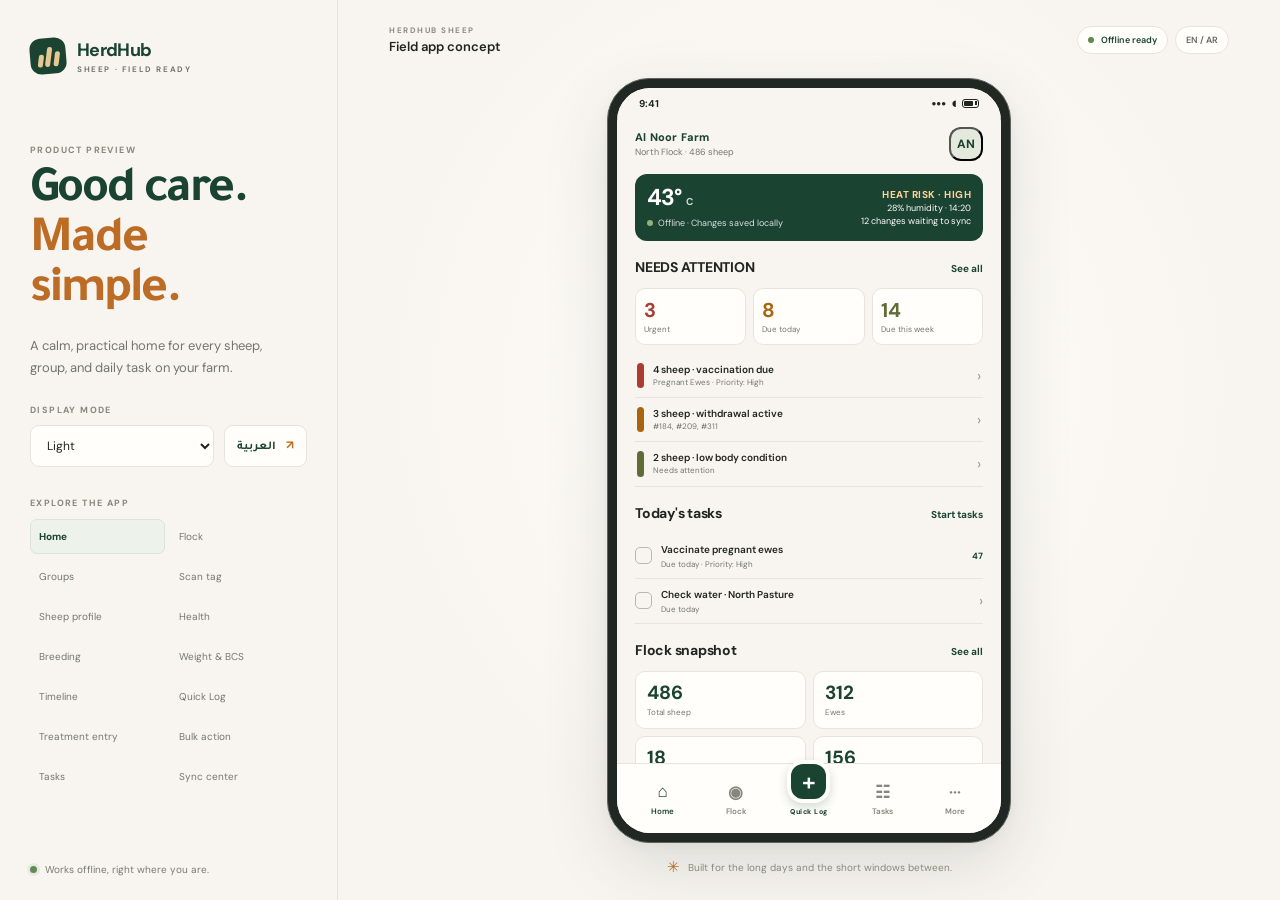
<file: index.html>
<!doctype html>
<html lang="en">
  <head>
    <meta charset="utf-8">
    <meta name="viewport" content="width=device-width, initial-scale=1">
    <meta name="theme-color" content="#f8f5f0">
    <meta name="description" content="HerdHub Sheep — calm, practical flock care for every day in the field.">
    <title>HerdHub Sheep — Field-ready flock care</title>
    <link rel="preconnect" href="https://fonts.googleapis.com">
    <link rel="preconnect" href="https://fonts.gstatic.com" crossorigin>
    <link href="https://fonts.googleapis.com/css2?family=DM+Sans:wght@400;500;600;700&family=Tajawal:wght@400;500;600;700;800&display=swap" rel="stylesheet">
    <link rel="stylesheet" href="styles.css">
  </head>
  <body>
    <div class="prototype">
      <aside class="showcase">
        <a class="brand" href="#" aria-label="HerdHub Sheep home">
          <span class="brand-mark"><span></span><span></span><span></span></span>
          <span><strong>HerdHub</strong><small>SHEEP · FIELD READY</small></span>
        </a>
        <p class="showcase-label">PRODUCT PREVIEW</p>
        <h1>Good care.<br><em>Made simple.</em></h1>
        <p class="showcase-copy">A calm, practical home for every sheep, group, and daily task on your farm.</p>
        <div class="showcase-controls">
          <label class="control-label" for="mode-select">DISPLAY MODE</label>
          <select id="mode-select" aria-label="Display mode">
            <option value="light">Light</option>
            <option value="dark">Dark</option>
            <option value="sun">Sun mode</option>
            <option value="field">Field mode</option>
          </select>
          <button class="locale-button" id="locale-toggle" type="button">العربية <span>↗</span></button>
        </div>
        <div class="screen-index">
          <p class="control-label">EXPLORE THE APP</p>
          <div class="screen-links" id="screen-links"></div>
        </div>
        <div class="showcase-foot"><span class="foot-dot"></span> Works offline, right where you are.</div>
      </aside>

      <main class="stage">
        <div class="stage-top">
          <div><span class="stage-eyebrow">HERDHUB SHEEP</span><span class="stage-title">Field app concept</span></div>
          <div class="stage-badges"><span class="badge badge-offline"><i></i> Offline ready</span><span class="badge">EN / AR</span></div>
        </div>
        <div class="device-wrap">
          <div class="device">
            <div class="phone-screen" id="phone-screen">
              <div class="status-bar"><span>9:41</span><span class="status-icons"><span>●●●</span><span>◖</span><span class="battery"><i></i></span></span></div>
              <div id="app-view"></div>
              <nav class="bottom-nav" id="bottom-nav" aria-label="Main navigation"></nav>
            </div>
          </div>
          <div class="stage-caption"><span class="caption-spark">✳</span><span>Built for the long days and the short windows between.</span></div>
        </div>
      </main>
    </div>
    <div class="toast" id="toast" role="status" aria-live="polite"></div>
    <script src="app.js"></script>
  </body>
</html>
</file>
<file: styles.css>
:root {
  color-scheme: light;
  --forest: #1b4332;
  --forest-2: #2d5a42;
  --olive: #606c38;
  --terracotta: #bc6c25;
  --cream: #f8f5f0;
  --surface: #fffefa;
  --surface-2: #f2eee7;
  --ink: #20251f;
  --muted: #73776e;
  --line: #e8e4dc;
  --green-soft: #e8f0e8;
  --amber: #a76510;
  --amber-soft: #fbf0db;
  --red: #aa3d31;
  --red-soft: #f9e9e5;
  --purple: #72518a;
  --purple-soft: #f0eaf5;
  --orange-soft: #f8eade;
  --shadow: 0 22px 65px #25382d21, 0 4px 12px #25382d0a;
  font-family: "DM Sans", "Tajawal", sans-serif;
}

* { box-sizing: border-box; }
body { margin: 0; min-width: 320px; color: var(--ink); background: var(--cream); }
button, select { font: inherit; }
button { cursor: pointer; }
.prototype { min-height: 100vh; display: grid; grid-template-columns: minmax(265px, 338px) 1fr; }
.showcase { padding: 38px 30px 24px; display: flex; flex-direction: column; border-right: 1px solid #e8e4dc; min-height: 100vh; }
.brand { display: flex; align-items: center; gap: 11px; color: var(--forest); text-decoration: none; width: fit-content; }
.brand-mark { width: 36px; height: 36px; display: flex; gap: 3px; align-items: end; justify-content: center; padding: 7px; background: var(--forest); border-radius: 11px; transform: rotate(-5deg); }
.brand-mark span { display: block; width: 5px; background: #e6c892; border-radius: 5px; transform: rotate(12deg); }
.brand-mark span:nth-child(1) { height: 13px; }.brand-mark span:nth-child(2) { height: 20px; }.brand-mark span:nth-child(3) { height: 15px; }
.brand strong { display: block; font-size: 18px; letter-spacing: -.7px; }.brand small { display: block; margin-top: 2px; color: var(--muted); font-size: 8px; font-weight: 700; letter-spacing: 1.6px; }
.showcase-label,.control-label { color: #85877d; font-size: 9px; font-weight: 700; letter-spacing: 1.4px; }
.showcase-label { margin: 70px 0 12px; }
.showcase h1 { color: var(--forest); margin: 0; font-family: "Tajawal","DM Sans",sans-serif; font-size: clamp(38px, 4vw, 53px); line-height: .98; letter-spacing: -2px; }
.showcase h1 em { color: var(--terracotta); font-style: normal; }
.showcase-copy { max-width: 260px; color: #72766e; font-size: 13px; line-height: 1.7; margin: 16px 0 25px; }
.showcase-controls { display: grid; grid-template-columns: 1fr auto; gap: 8px 10px; align-items: end; }
.control-label { grid-column: 1/-1; margin: 0 0 1px; }
.showcase select,.locale-button { height: 42px; border: 1px solid var(--line); border-radius: 9px; background: #fffefa; color: var(--ink); padding: 0 12px; font-size: 12px; }
.showcase select { width: 100%; }.locale-button { color: var(--forest); font-weight: 700; }
.locale-button span { margin-left: 7px; color: var(--terracotta); }
.screen-index { margin-top: 30px; min-height: 0; }
.screen-index .control-label { margin-bottom: 10px; }
.screen-links { display: grid; grid-template-columns: 1fr 1fr; gap: 5px; max-height: 266px; overflow: auto; padding-right: 3px; }
.screen-link { padding: 8px 8px; min-height: 35px; text-align: left; border: 1px solid transparent; border-radius: 7px; color: #74776f; background: transparent; font-size: 10px; }
.screen-link:hover { background: #fffefa; color: var(--forest); }.screen-link.active { color: var(--forest); border-color: #dbe4d9; background: #edf2ea; font-weight: 700; }
.showcase-foot { margin-top: auto; padding-top: 24px; display: flex; align-items: center; gap: 8px; color: #777a71; font-size: 10px; }
.foot-dot { width: 7px; height: 7px; border-radius: 50%; background: #658956; box-shadow: 0 0 0 3px #e5ecdf; }
.stage { min-width: 0; padding: 25px 4vw 18px; display: flex; flex-direction: column; align-items: center; background: radial-gradient(ellipse at 50% 43%, #fffefa 0, #f8f5f0 64%); }
.stage-top { width: min(100%, 850px); display: flex; justify-content: space-between; align-items: center; }
.stage-eyebrow { display: block; color: #8a8c83; font-size: 8px; font-weight: 700; letter-spacing: 1.5px; }.stage-title { display: block; margin-top: 3px; font-size: 13px; font-weight: 600; }
.stage-badges { display: flex; gap: 7px; }.badge { padding: 7px 10px; border: 1px solid var(--line); border-radius: 99px; background: #fffefa; color: #63675e; font-size: 9px; font-weight: 600; }.badge-offline { color: var(--forest); }.badge i { display: inline-block; width: 6px; height: 6px; margin-right: 5px; border-radius: 50%; background: #638550; }
.device-wrap { margin: auto; display: flex; flex-direction: column; align-items: center; padding: 18px 0 0; }
.device { width: 404px; height: min(796px, calc(100vh - 135px)); min-height: 640px; padding: 9px; background: #212722; border: 1px solid #5f625d; border-radius: 42px; box-shadow: var(--shadow); }
.phone-screen { position: relative; height: 100%; overflow: hidden; display: flex; flex-direction: column; border-radius: 33px; background: var(--cream); }
.status-bar { flex: 0 0 30px; display: flex; align-items: center; justify-content: space-between; padding: 0 22px; background: var(--cream); font-size: 10px; font-weight: 700; z-index: 3; }
.status-icons { display: flex; align-items: center; gap: 6px; font-size: 8px; }.battery { width: 17px; height: 9px; padding: 1px; border: 1px solid currentColor; border-radius: 3px; display: inline-flex; }.battery:after { content: ""; width: 2px; height: 4px; margin-left: 2px; background: currentColor; }.battery i { width: 70%; background: currentColor; border-radius: 1px; }
#app-view { flex: 1; overflow: auto; scrollbar-width: none; padding-bottom: 12px; }.phone-screen:has(.bottom-nav.hidden) #app-view { padding-bottom: 10px; }#app-view::-webkit-scrollbar { display: none; }
.bottom-nav { position: relative; flex: 0 0 70px; z-index: 4; display: grid; grid-template-columns: repeat(5,1fr); align-items: end; padding: 4px 9px 8px; border-top: 1px solid var(--line); background: var(--surface); }
.bottom-nav.hidden { display: none; }
.nav-item { min-width: 0; height: 51px; border: 0; background: none; display: flex; flex-direction: column; align-items: center; justify-content: center; gap: 4px; color: #85877e; font-size: 8px; font-weight: 600; }
.nav-item .nav-glyph { font-size: 17px; line-height: 19px; }.nav-item.active { color: var(--forest); }.nav-item.active .nav-glyph { transform: translateY(-1px); }
.nav-item.quick-nav { color: white; }.nav-item.quick-nav .nav-glyph { width: 43px; height: 43px; margin-top: -23px; display: grid; place-items: center; border: 4px solid var(--surface); border-radius: 16px; background: var(--forest); box-shadow: 0 4px 10px #1b433230; font-size: 24px; }
.nav-item.quick-nav span:last-child { color: var(--forest); font-size: 7px; font-weight: 800; letter-spacing: .5px; }
.stage-caption { display: flex; align-items: center; gap: 8px; margin-top: 14px; color: #878980; font-size: 10px; }.caption-spark { color: var(--terracotta); font-size: 15px; }

/* Mobile product surfaces */
.app-pad { padding: 7px 18px 18px; }.app-header { display: flex; justify-content: space-between; align-items: center; margin: 2px 0 13px; }
.farm-name { color: var(--forest); font-size: 11px; font-weight: 800; letter-spacing: .2px; }.header-meta { color: var(--muted); font-size: 9px; margin-top: 2px; }
.avatar { width: 34px; height: 34px; display: grid; place-items: center; border-radius: 12px; color: var(--forest); background: #e3e9dc; font-weight: 800; font-size: 12px; }
.weather-banner { display: flex; align-items: center; justify-content: space-between; gap: 8px; margin: 4px 0 16px; padding: 12px; border-radius: 12px; background: var(--forest); color: white; }
.weather-number { font-size: 23px; font-weight: 700; line-height: 1; letter-spacing: -.8px; }.weather-unit { font-size: 10px; opacity: .8; }.weather-risk { text-align: right; font-size: 9px; line-height: 1.5; }.weather-risk strong { display: block; font-size: 10px; color: #ffd497; letter-spacing: .5px; }
.offline-line { display: flex; justify-content: space-between; align-items: center; margin-top: 8px; font-size: 9px; opacity: .84; }.offline-line span:first-child:before { content: ""; display: inline-block; width: 6px; height: 6px; margin-right: 5px; background: #a6c889; border-radius: 50%; }
.section-head { display: flex; justify-content: space-between; align-items: baseline; margin: 17px 0 9px; }.section-head h2 { margin: 0; color: var(--ink); font-size: 14px; letter-spacing: -.25px; }.section-head button,.text-action { padding: 4px 0; color: var(--forest); background: none; border: 0; font-size: 10px; font-weight: 700; }
.attention-strip { display: grid; grid-template-columns: repeat(3,1fr); gap: 7px; margin-bottom: 9px; }.attention-count { padding: 10px 8px; border: 1px solid var(--line); border-radius: 10px; background: var(--surface); }.attention-count strong { display: block; font-size: 20px; line-height: 1.1; }.attention-count span { display: block; margin-top: 3px; color: var(--muted); font-size: 8px; }.attention-count.urgent strong { color: var(--red); }.attention-count.due strong { color: var(--amber); }.attention-count.week strong { color: var(--olive); }
.alert-row { display: flex; align-items: center; gap: 9px; padding: 9px 2px; border-bottom: 1px solid var(--line); cursor: pointer; }.alert-marker { width: 7px; align-self: stretch; min-height: 25px; border-radius: 9px; background: var(--amber); }.alert-marker.red { background: var(--red); }.alert-marker.olive { background: var(--olive); }
.alert-copy { flex: 1; font-size: 10px; font-weight: 600; line-height: 1.4; }.alert-copy small { display: block; color: var(--muted); font-size: 8px; font-weight: 400; }.chevron { color: #98998f; font-size: 15px; }
.task-row { display: flex; align-items: center; gap: 9px; padding: 9px 0; border-bottom: 1px solid var(--line); }.task-check { width: 17px; height: 17px; border: 1.5px solid #b6b8ae; border-radius: 5px; flex: 0 0 auto; }.task-name { flex: 1; font-size: 10px; font-weight: 600; }.task-name small { display: block; margin-top: 3px; color: var(--muted); font-size: 8px; font-weight: 400; }.task-qty { color: var(--forest); font-size: 9px; font-weight: 700; }
.section-title { margin: 3px 0 13px; font-size: 22px; letter-spacing: -.7px; line-height: 1.15; }.section-subtitle { margin: -7px 0 15px; color: var(--muted); font-size: 10px; }
.page-heading { display: flex; justify-content: space-between; align-items: flex-start; margin: 2px 0 12px; }.page-heading .section-title { margin: 0; }.heading-count { color: var(--muted); font-size: 10px; margin-top: 4px; }
.button { min-height: 42px; border: 1px solid transparent; border-radius: 10px; padding: 0 13px; background: var(--forest); color: white; font-size: 10px; font-weight: 700; }.button.small { min-height: 34px; border-radius: 8px; padding: 0 10px; font-size: 9px; }.button.secondary { color: var(--forest); border-color: #cdd8cd; background: var(--surface); }.button.ghost { color: var(--forest); border-color: transparent; background: transparent; }.button.danger { background: var(--red); }.button.full { width: 100%; }.button:active,.nav-item:active { transform: scale(.98); }
.icon-button { width: 38px; min-height: 38px; border: 1px solid var(--line); border-radius: 10px; color: var(--forest); background: var(--surface); font-size: 16px; }
.header-actions { display: flex; align-items: center; gap: 7px; }.search-box { height: 42px; display: flex; align-items: center; gap: 8px; padding: 0 12px; border: 1px solid var(--line); border-radius: 10px; background: var(--surface); color: var(--muted); font-size: 10px; }.search-box input { min-width: 0; flex: 1; outline: 0; border: 0; color: var(--ink); background: transparent; font: inherit; }
.filter-row { display: flex; gap: 6px; overflow: auto; padding: 10px 0 4px; scrollbar-width: none; }.filter-chip { flex: 0 0 auto; min-height: 29px; padding: 0 10px; border: 1px solid var(--line); border-radius: 99px; color: #62665e; background: var(--surface); font-size: 8px; font-weight: 600; }.filter-chip.selected { color: white; border-color: var(--forest); background: var(--forest); }
.saved-views { display: grid; grid-template-columns: repeat(2,1fr); gap: 7px; margin: 7px 0 13px; }.saved-view { display: flex; align-items: center; gap: 7px; min-height: 39px; padding: 0 9px; border: 1px solid var(--line); border-radius: 9px; color: var(--ink); background: var(--surface); text-align: left; font-size: 8px; font-weight: 600; }.saved-icon { color: var(--olive); font-size: 12px; }
.sheep-card,.group-card,.task-card,.treatment-card,.content-card { padding: 12px; margin-bottom: 8px; border: 1px solid var(--line); border-radius: 12px; background: var(--surface); }
.sheep-card { display: grid; grid-template-columns: 42px 1fr auto; gap: 9px; align-items: start; }.sheep-avatar { width: 42px; height: 42px; display: grid; place-items: center; border-radius: 12px; background: #e9eadf; font-size: 22px; }.sheep-info strong,.group-info strong { display: block; font-size: 11px; }.sheep-info small,.group-info small { display: block; margin-top: 3px; color: var(--muted); font-size: 8px; }.sheep-next { grid-column: 2/4; margin-top: 3px; color: var(--muted); font-size: 8px; }.sheep-next b { color: var(--ink); font-weight: 600; }.status-pill { display: inline-flex; align-items: center; min-height: 20px; padding: 0 7px; border-radius: 99px; white-space: nowrap; background: var(--amber-soft); color: var(--amber); font-size: 7px; font-weight: 700; }.status-pill.good { background: var(--green-soft); color: var(--forest); }.status-pill.urgent { background: var(--red-soft); color: var(--red); }.status-pill.purple { background: var(--purple-soft); color: var(--purple); }.status-pill.withdrawal { background: var(--orange-soft); color: #99521f; }
.group-card { display: flex; align-items: center; gap: 10px; cursor: pointer; }.group-icon { width: 39px; height: 39px; display: grid; place-items: center; flex: 0 0 auto; border-radius: 11px; background: #edf0e6; color: var(--olive); font-size: 16px; }.group-info { min-width: 0; flex: 1; }.group-info small { line-height: 1.4; }.group-count { color: var(--forest); text-align: right; font-size: 16px; font-weight: 700; }.group-count small { display: block; color: var(--muted); font-size: 7px; font-weight: 500; }
.quick-actions { display: grid; grid-template-columns: repeat(2,1fr); gap: 8px; }.action-tile { min-height: 57px; display: flex; align-items: center; gap: 9px; padding: 9px; border: 1px solid var(--line); border-radius: 10px; background: var(--surface); color: var(--ink); text-align: left; font-size: 9px; font-weight: 700; }.action-glyph { width: 29px; height: 29px; display: grid; place-items: center; border-radius: 9px; color: var(--forest); background: var(--green-soft); font-size: 15px; }.action-tile small { display: block; margin-top: 3px; color: var(--muted); font-size: 7px; font-weight: 400; }
.metric-grid { display: grid; grid-template-columns: repeat(2,1fr); gap: 7px; }.metric-tile { padding: 11px; border: 1px solid var(--line); border-radius: 10px; background: var(--surface); }.metric-tile strong { display: block; color: var(--forest); font-size: 19px; line-height: 1.1; }.metric-tile span { display: block; color: var(--muted); font-size: 8px; margin-top: 4px; }
.heat-card { padding: 13px; border: 1px solid #ead5b4; border-radius: 12px; background: #fff7e9; }.heat-top { display: flex; justify-content: space-between; align-items: center; }.heat-top strong { color: #8f4c18; font-size: 10px; letter-spacing: .6px; }.heat-temp { color: #8f4c18; font-size: 23px; font-weight: 700; }.heat-factors { display: flex; gap: 6px; margin: 10px 0; }.heat-factor { flex: 1; padding: 7px; border-radius: 8px; background: #fffefa; color: #66685f; font-size: 7px; }.heat-factor b { display: block; margin-top: 3px; color: #9c581b; font-size: 8px; }.recommend { padding: 8px 0 0; color: #56594f; font-size: 8px; line-height: 1.6; }.recommend b { color: var(--ink); }
.profile-hero { margin: -1px -18px 0; padding: 4px 18px 14px; background: var(--surface); border-bottom: 1px solid var(--line); }.profile-cover { height: 112px; display: grid; place-items: center; position: relative; overflow: hidden; border-radius: 13px; background: linear-gradient(135deg,#d6dfcf,#eee4ce); font-size: 58px; }.profile-cover:after { content: ""; position: absolute; inset: 50% 0 0; background: linear-gradient(transparent,#29372b2e); }.profile-meta { display: flex; align-items: center; justify-content: space-between; margin-top: 10px; }.profile-meta h2 { margin: 0; font-size: 21px; letter-spacing: -.5px; }.profile-meta p { margin: 3px 0 0; color: var(--muted); font-size: 9px; }.profile-bcs { color: var(--forest); text-align: center; font-weight: 700; font-size: 16px; }.profile-bcs small { display: block; color: var(--muted); font-size: 7px; font-weight: 500; }
.profile-actions { display: grid; grid-template-columns: 1fr 1fr; gap: 7px; margin-top: 11px; }.tabs { display: flex; gap: 17px; overflow: auto; margin: 0 -18px 12px; padding: 0 18px; border-bottom: 1px solid var(--line); scrollbar-width: none; }.tab { position: relative; flex: 0 0 auto; min-height: 39px; padding: 0; border: 0; color: var(--muted); background: none; font-size: 9px; font-weight: 600; }.tab.active { color: var(--forest); }.tab.active:after { content: ""; position: absolute; height: 2px; right: 0; bottom: -1px; left: 0; border-radius: 3px; background: var(--forest); }
.detail-list { display: grid; grid-template-columns: 1fr 1fr; gap: 8px 10px; }.detail-item { padding-bottom: 8px; border-bottom: 1px solid var(--line); }.detail-item span { display: block; color: var(--muted); font-size: 8px; }.detail-item strong { display: block; margin-top: 4px; font-size: 10px; }
.routine-row { display: grid; grid-template-columns: 1fr auto; align-items: center; gap: 7px; padding: 11px 0; border-bottom: 1px solid var(--line); }.routine-row strong { font-size: 10px; }.routine-row small { display: block; margin-top: 4px; color: var(--muted); font-size: 8px; }.routine-date { color: var(--forest); text-align: right; font-size: 8px; font-weight: 700; }.routine-date small { color: var(--muted); font-weight: 400; }
.withdrawal-box { padding: 12px; border: 1px solid #e5bca1; border-radius: 11px; background: #fff5ed; }.withdrawal-box .eyebrow { color: #965321; font-size: 8px; font-weight: 800; letter-spacing: .8px; }.withdrawal-box h3 { margin: 6px 0; font-size: 13px; }.withdrawal-count { display: flex; align-items: center; justify-content: space-between; padding: 10px 0; border-top: 1px solid #ead7c8; border-bottom: 1px solid #ead7c8; }.withdrawal-count strong { color: #9a4c22; font-size: 22px; }.withdrawal-count span { color: #8e5e3b; font-size: 8px; }.sale-warning { margin-top: 9px; color: #923e2c; font-size: 9px; font-weight: 800; letter-spacing: .2px; }
.chart { height: 112px; margin: 8px 0 4px; padding: 10px 6px 18px; position: relative; border-bottom: 1px solid var(--line); }.chart svg { width: 100%; height: 100%; overflow: visible; }.chart-labels { display: flex; justify-content: space-between; margin-top: 4px; color: var(--muted); font-size: 7px; }
.timeline { border-left: 1px solid #d9dfd4; margin: 6px 0 0 5px; padding-left: 14px; }.timeline-event { position: relative; padding: 0 0 15px; }.timeline-event:before { content: ""; position: absolute; width: 8px; height: 8px; top: 3px; left: -19px; border: 2px solid var(--cream); border-radius: 50%; background: var(--olive); box-shadow: 0 0 0 1px #d9dfd4; }.timeline-event time { color: var(--muted); font-size: 8px; }.timeline-event strong { display: block; margin-top: 3px; font-size: 10px; }.timeline-event p { margin: 3px 0 0; color: var(--muted); font-size: 8px; line-height: 1.5; }
.scanner-area { height: 285px; position: relative; display: grid; place-items: center; overflow: hidden; border-radius: 16px; color: white; background: #22352b; }.scanner-area:before,.scanner-area:after { content: ""; position: absolute; width: 180px; height: 180px; border: 2px solid #d6e3cc; }.scanner-area:before { border-right-color: transparent; border-bottom-color: transparent; border-radius: 17px 0 0; transform: translate(-28px,-22px); }.scanner-area:after { border-left-color: transparent; border-top-color: transparent; border-radius: 0 0 17px; transform: translate(28px,22px); }.scan-line { position: absolute; width: 72%; height: 1px; background: #c8ddad; box-shadow: 0 0 10px #e6f8c8; }.scanner-center { z-index: 1; text-align: center; color: #e6e8dd; font-size: 10px; }.scanner-center span { display: block; margin-bottom: 10px; font-size: 30px; }.scan-result { display: flex; align-items: center; gap: 11px; padding: 12px; margin: 10px 0; border: 1px solid var(--line); border-radius: 11px; background: var(--surface); }.scan-result .sheep-avatar { width: 43px; height: 43px; }.scan-result-info { flex: 1; }.scan-result-info strong { font-size: 12px; }.scan-result-info small { display: block; margin-top: 4px; color: var(--muted); font-size: 8px; }
.task-card { padding: 13px; }.task-card-top { display: flex; justify-content: space-between; gap: 6px; }.task-card h3 { margin: 0; font-size: 11px; }.task-card p { margin: 5px 0 10px; color: var(--muted); font-size: 8px; }.task-card-footer { display: flex; justify-content: space-between; align-items: center; }.priority { color: var(--red); font-size: 8px; font-weight: 700; }
.sync-summary { padding: 15px; text-align: center; border-radius: 13px; color: white; background: var(--forest); }.sync-summary .sync-glyph { font-size: 27px; }.sync-summary strong { display: block; margin: 5px 0; font-size: 13px; }.sync-summary span { font-size: 8px; opacity: .8; }.sync-item { display: grid; grid-template-columns: 25px 1fr auto; align-items: center; gap: 8px; padding: 11px 0; border-bottom: 1px solid var(--line); }.sync-item .sync-icon { font-size: 13px; }.sync-item strong { display: block; font-size: 9px; }.sync-item small { display: block; margin-top: 3px; color: var(--muted); font-size: 7px; }.sync-state { font-size: 8px; font-weight: 700; color: var(--olive); }
.calendar-switch { display: inline-flex; padding: 3px; border: 1px solid var(--line); border-radius: 8px; background: var(--surface); }.calendar-switch button { min-height: 26px; padding: 0 9px; border: 0; border-radius: 6px; color: var(--muted); background: transparent; font-size: 8px; }.calendar-switch button.active { color: white; background: var(--forest); }
.eid-countdown { padding: 12px; margin: 5px 0 10px; border-radius: 11px; background: #f2ecdf; color: #765a2a; font-size: 10px; }.eid-countdown strong { font-size: 17px; }
.settings-row { display: flex; align-items: center; gap: 10px; min-height: 49px; padding: 7px 0; border-bottom: 1px solid var(--line); }.settings-glyph { width: 31px; height: 31px; display: grid; place-items: center; border-radius: 9px; color: var(--forest); background: var(--green-soft); font-size: 13px; }.settings-row strong { flex: 1; font-size: 10px; }.settings-row .chevron { font-size: 14px; }
.form-field { margin: 12px 0; }.form-field label { display: block; margin-bottom: 6px; color: #65695f; font-size: 8px; font-weight: 700; }.form-field input,.form-field select { width: 100%; height: 40px; padding: 0 10px; border: 1px solid var(--line); border-radius: 9px; outline-color: #99ae91; color: var(--ink); background: var(--surface); font-size: 10px; }.form-two { display: grid; grid-template-columns: 1fr 1fr; gap: 9px; }.notice { display: flex; gap: 8px; padding: 10px; border-radius: 9px; color: var(--forest); background: var(--green-soft); font-size: 8px; line-height: 1.5; }.notice.warn { color: #875016; background: var(--amber-soft); }
.confirmation { min-height: 215px; display: flex; flex-direction: column; align-items: center; justify-content: center; text-align: center; }.confirmation .confirm-mark { width: 53px; height: 53px; display: grid; place-items: center; margin-bottom: 11px; border-radius: 50%; color: var(--forest); background: var(--green-soft); font-size: 24px; }.confirmation h2 { margin: 0; font-size: 19px; }.confirmation p { margin: 6px 0 15px; color: var(--muted); font-size: 9px; }
.bottom-sheet-backdrop { position: absolute; inset: 0; z-index: 8; display: flex; align-items: end; background: #10181270; }.bottom-sheet { max-height: 89%; width: 100%; overflow: auto; padding: 12px 18px 25px; border-radius: 21px 21px 0 0; background: var(--surface); box-shadow: 0 -8px 30px #0002; }.sheet-handle { width: 34px; height: 4px; margin: 0 auto 13px; border-radius: 5px; background: #d8d8d0; }.sheet-title { display: flex; justify-content: space-between; align-items: center; margin: 0 0 11px; font-size: 16px; }.sheet-close { border: 0; background: transparent; color: var(--muted); font-size: 21px; }.sheet-section { margin-top: 13px; }.sheet-section h3 { margin: 0 0 7px; color: var(--muted); font-size: 8px; letter-spacing: .8px; }.sheet-grid { display: grid; grid-template-columns: repeat(3,1fr); gap: 6px; }.sheet-action { min-height: 60px; padding: 7px 3px; border: 1px solid var(--line); border-radius: 9px; color: var(--ink); background: var(--surface); font-size: 8px; font-weight: 600; }.sheet-action span { display: block; margin-bottom: 4px; color: var(--forest); font-size: 17px; }
.empty-state { padding: 29px 14px; text-align: center; border: 1px dashed #d8d6cc; border-radius: 12px; color: var(--muted); background: #fffefa90; }.empty-state .empty-icon { font-size: 26px; }.empty-state strong { display: block; margin: 8px 0 4px; color: var(--ink); font-size: 11px; }.empty-state p { margin: 0 0 12px; font-size: 8px; line-height: 1.5; }
.error-state { padding: 12px; border: 1px solid #e9c4bd; border-radius: 10px; color: var(--red); background: var(--red-soft); font-size: 9px; line-height: 1.5; }.design-swatches { display: grid; grid-template-columns: repeat(3,1fr); gap: 7px; }.swatch { height: 52px; padding: 7px; display: flex; align-items: end; border-radius: 8px; color: white; font-size: 7px; }.component-buttons { display: flex; gap: 6px; flex-wrap: wrap; }.component-buttons .button { min-height: 37px; }
.field-home { padding: 10px 16px; }.field-brand { display: flex; justify-content: space-between; align-items: center; margin-bottom: 18px; }.field-brand strong { color: var(--forest); font-size: 12px; }.field-alert { margin: 0 0 15px; padding: 12px; border: 2px solid var(--red); background: var(--red-soft); border-radius: 10px; color: var(--red); font-size: 11px; font-weight: 800; }.field-grid { display: grid; grid-template-columns: 1fr 1fr; gap: 9px; }.field-button { min-height: 97px; border: 2px solid var(--forest); border-radius: 12px; background: var(--surface); color: var(--forest); font-size: 14px; font-weight: 800; }.field-button span { display: block; margin-bottom: 7px; font-size: 25px; }.field-number { margin: 13px 0; padding: 13px; border: 2px solid var(--line); border-radius: 11px; background: var(--surface); text-align: center; }.field-number strong { display: block; font-size: 35px; }.bcs-select { display: grid; grid-template-columns: repeat(3,1fr); gap: 7px; margin: 9px 0; }.bcs-select button { min-height: 52px; border: 2px solid var(--forest); border-radius: 10px; color: var(--forest); background: var(--surface); font-size: 14px; font-weight: 700; }.bcs-select button.selected { color: white; background: var(--forest); }
.toast { position: fixed; z-index: 20; left: 50%; bottom: 24px; transform: translate(-50%, 15px); opacity: 0; pointer-events: none; padding: 11px 16px; border-radius: 10px; background: #243c2f; color: white; box-shadow: 0 8px 24px #18251e33; font-size: 11px; transition: .2s ease; }.toast.show { opacity: 1; transform: translate(-50%,0); }

[dir="rtl"] { font-family: "Tajawal","DM Sans",sans-serif; }.phone-screen[dir="rtl"] .alert-marker { order: 2; }.phone-screen[dir="rtl"] .timeline { margin: 6px 5px 0 0; padding: 0 14px 0 0; border-right: 1px solid #d9dfd4; border-left: 0; }.phone-screen[dir="rtl"] .timeline-event:before { right: -19px; left: auto; }.phone-screen[dir="rtl"] .weather-risk { text-align: left; }.phone-screen[dir="rtl"] .routine-date { text-align: left; }.phone-screen[dir="rtl"] .task-check { order: 2; }.phone-screen[dir="rtl"] .task-qty { order: -1; }
.phone-screen.dark { --cream:#121712; --surface:#1b211c; --surface-2:#242b25; --ink:#f2f1e9; --muted:#adb2a7; --line:#343c35; --green-soft:#26382c; --amber-soft:#3e3320; --red-soft:#422a27; --purple-soft:#352c3d; --orange-soft:#3e3025; --forest:#a6c69d; --forest-2:#b8d6ac; --olive:#bac58d; --terracotta:#e3a067; --shadow:0 22px 65px #0007; color:var(--ink); }.phone-screen.dark .status-bar,.phone-screen.dark .bottom-nav{background:var(--surface)}.phone-screen.dark .profile-cover{background:linear-gradient(135deg,#344438,#4a4537)}.phone-screen.dark .heat-card{background:#342b1d;border-color:#625136}.phone-screen.dark .heat-top strong,.phone-screen.dark .heat-temp{color:#f0bc77}.phone-screen.dark .eid-countdown{background:#363126;color:#ddc188}
.phone-screen.sun { --cream:#fff; --surface:#fff; --surface-2:#fff; --ink:#111; --muted:#333; --line:#333; --green-soft:#e7f0e6; --amber-soft:#fff0cf; --red-soft:#ffe5df; --forest:#123d2c; color:var(--ink); }.phone-screen.sun .status-bar,.phone-screen.sun .bottom-nav{background:#fff}.phone-screen.sun .app-pad{padding-left:16px;padding-right:16px}.phone-screen.sun .section-title{font-size:24px}.phone-screen.sun .button,.phone-screen.sun .filter-chip,.phone-screen.sun .nav-item{font-size:10px}.phone-screen.sun .content-card,.phone-screen.sun .sheep-card,.phone-screen.sun .group-card{border-width:2px}
.phone-screen.field .status-bar { background:var(--cream); }

@media (max-width: 760px) {
  body { background: var(--cream); }.prototype { display: block; min-height: 100dvh; }.showcase { display: none; }.stage { min-height: 100dvh; padding: 0; background: var(--cream); }.stage-top,.stage-caption { display: none; }.device-wrap { width: 100%; padding: 0; margin: 0; }.device { width: 100%; height: 100dvh; min-height: 580px; padding: 0; border: 0; border-radius: 0; box-shadow: none; background: transparent; }.phone-screen { border-radius: 0; }.status-bar { flex-basis: 31px; padding: 0 19px; }
}
@media (min-width: 761px) and (max-height: 800px) { .device { height: calc(100vh - 118px); min-height: 610px; }.showcase-label { margin-top: 45px; }.screen-links { max-height: 220px; } }
</file>
